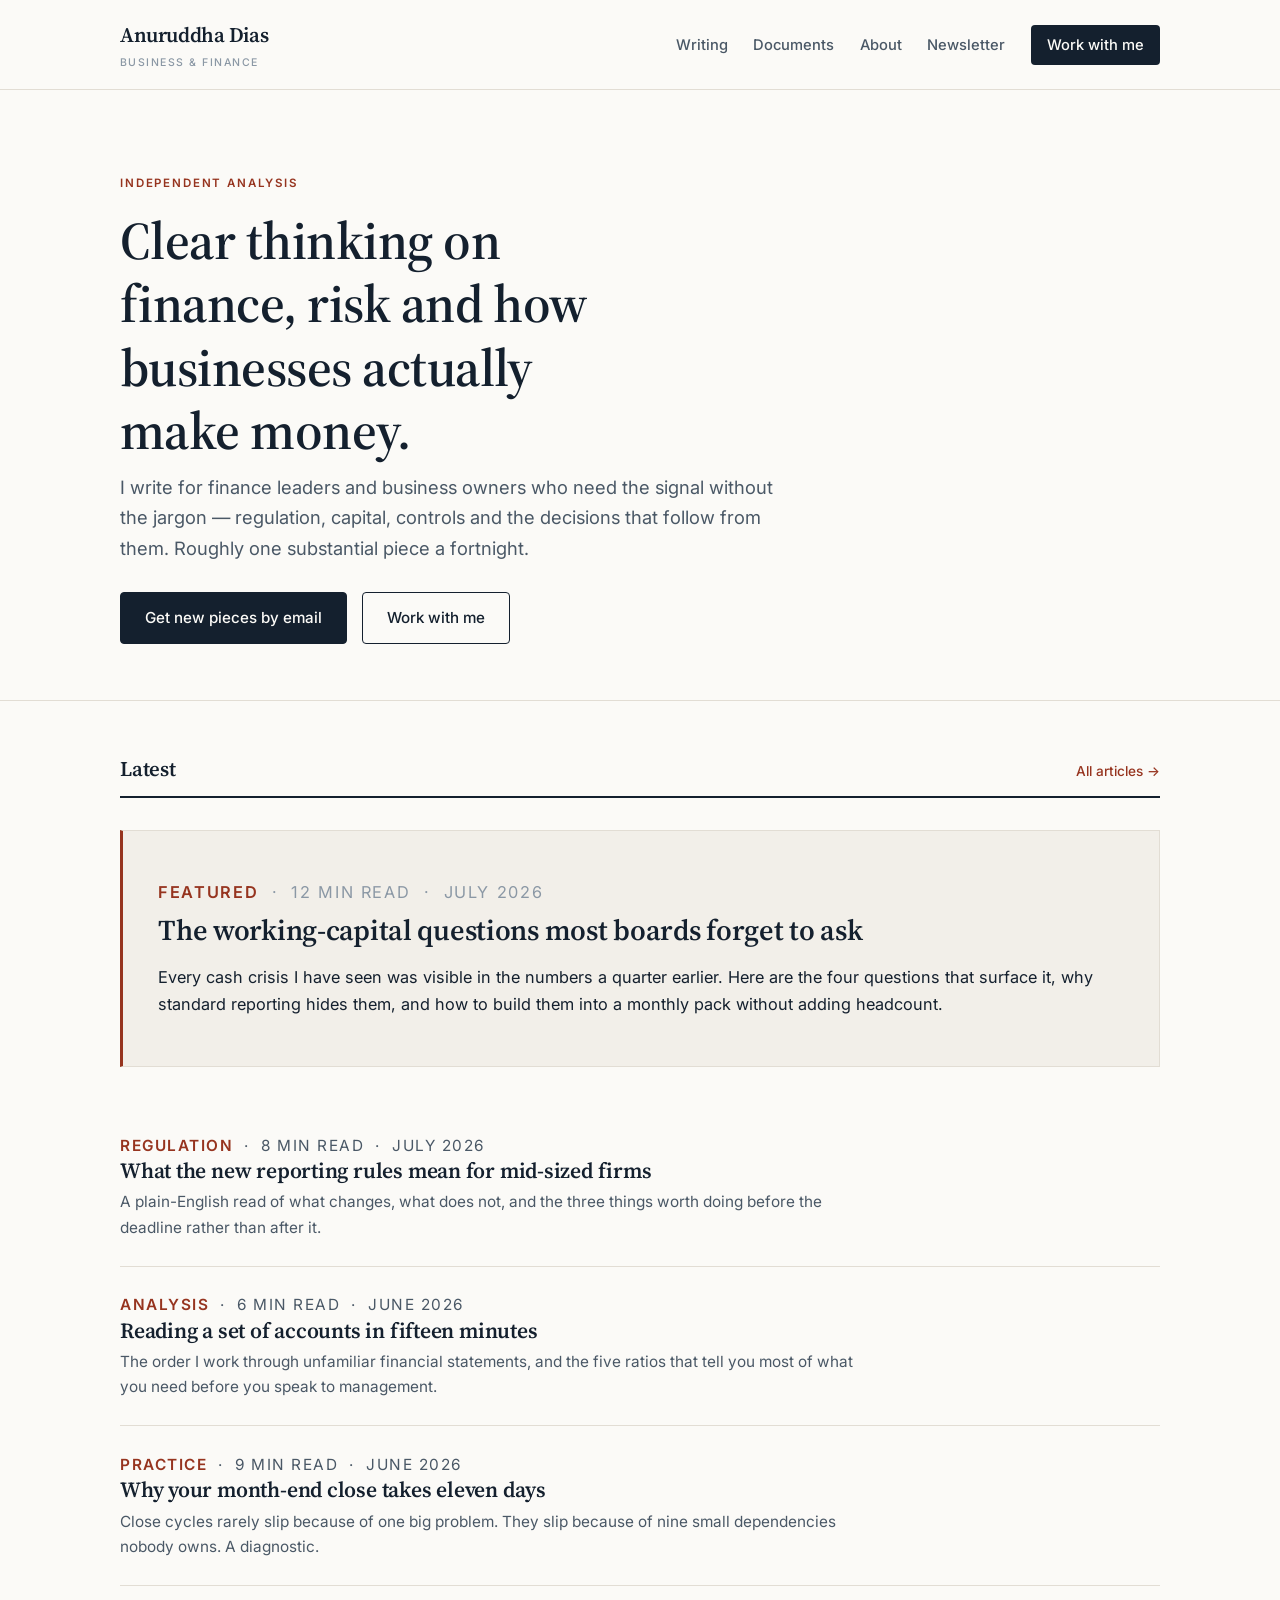
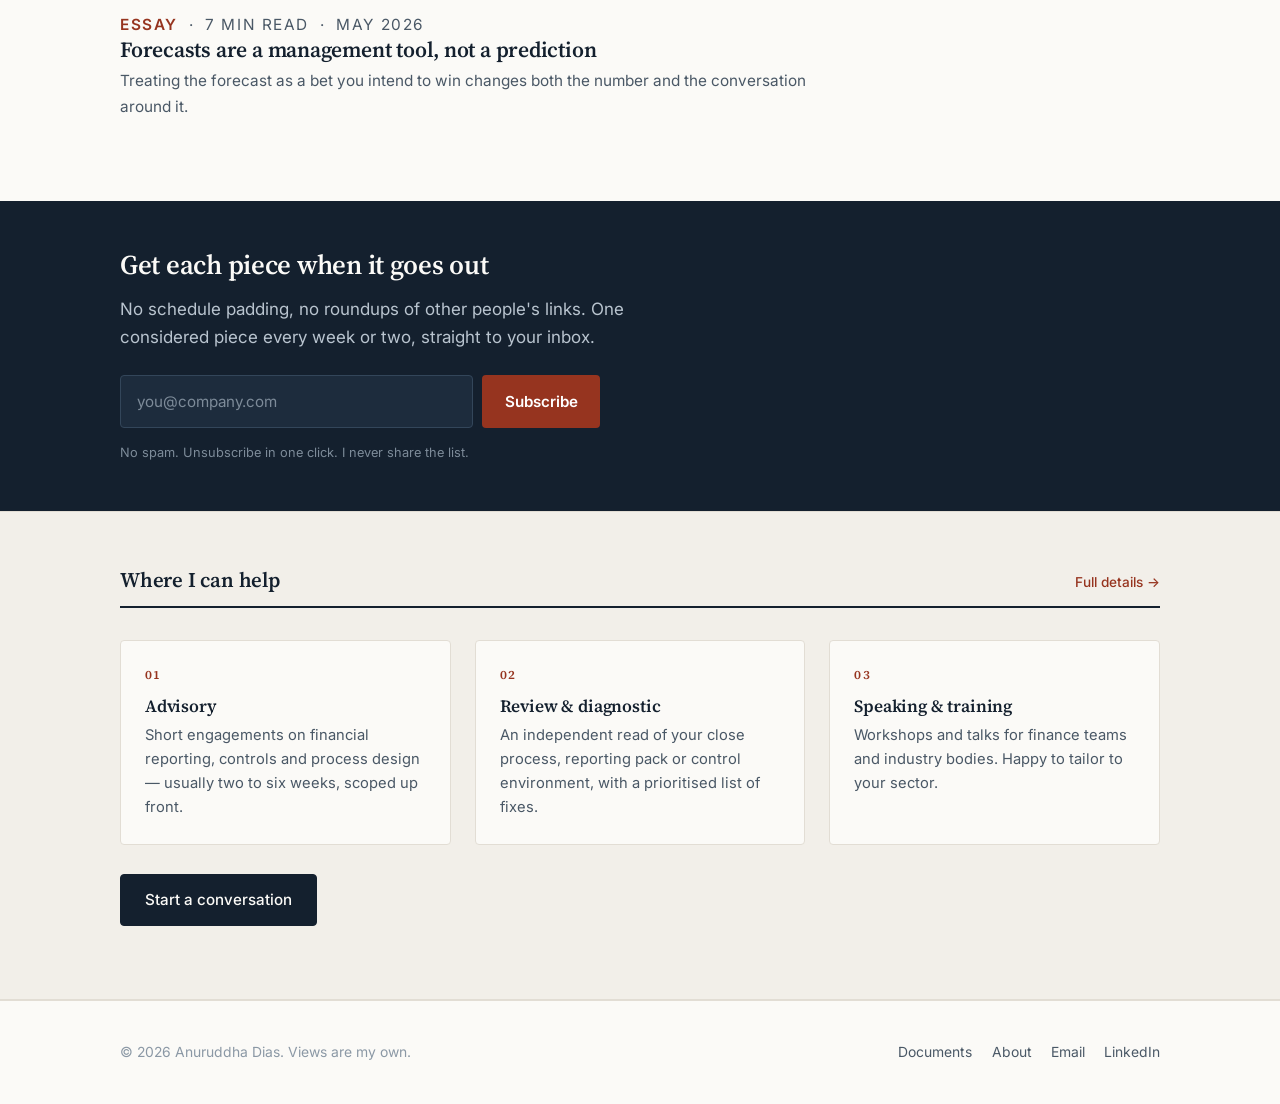
<file: index.html>
<!DOCTYPE html>
<html lang="en">
<head>
<meta charset="utf-8">
<meta name="viewport" content="width=device-width, initial-scale=1">
<title>Anuruddha Dias — Notes on Business &amp; Finance</title>
<meta name="description" content="Practical analysis of finance, risk and business strategy for operators and decision-makers. Written by Anuruddha Dias.">

<!-- Open Graph: controls how links look when shared on LinkedIn -->
<meta property="og:type" content="website">
<meta property="og:title" content="Anuruddha Dias — Notes on Business &amp; Finance">
<meta property="og:description" content="Practical analysis of finance, risk and business strategy for operators and decision-makers.">
<meta property="og:url" content="https://REPLACE-WITH-YOUR-DOMAIN.pages.dev/">
<meta name="twitter:card" content="summary_large_image">

<link rel="preconnect" href="https://fonts.googleapis.com">
<link rel="preconnect" href="https://fonts.gstatic.com" crossorigin>
<link href="https://fonts.googleapis.com/css2?family=Inter:wght@400;500;600&family=Source+Serif+4:opsz,wght@8..60,400;8..60,600&display=swap" rel="stylesheet">
<link rel="stylesheet" href="style.css">
</head>
<body>

<header class="masthead">
  <div class="wrap">
    <a class="wordmark" href="index.html">Anuruddha Dias<span>Business &amp; Finance</span></a>
    <nav class="nav">
      <a href="index.html">Writing</a>
      <a href="documents.html">Documents</a>
      <a href="about.html">About</a>
      <a href="#subscribe">Newsletter</a>
      <a class="cta" href="about.html#work">Work with me</a>
    </nav>
  </div>
</header>

<!-- ============ HERO: this is your positioning statement. Rewrite it in your own words. ============ -->
<section class="hero">
  <div class="wrap">
    <p class="kicker">Independent analysis</p>
    <h1>Clear thinking on finance, risk and how businesses actually make money.</h1>
    <p class="dek">I write for finance leaders and business owners who need the signal without the jargon — regulation, capital, controls and the decisions that follow from them. Roughly one substantial piece a fortnight.</p>
    <a class="btn" href="#subscribe">Get new pieces by email</a>
    <a class="btn ghost" href="about.html#work">Work with me</a>
  </div>
</section>

<!-- ============ WRITING ============ -->
<section class="section">
  <div class="wrap">
    <div class="section-head">
      <h2>Latest</h2>
      <a href="#">All articles &rarr;</a>
    </div>

    <!-- Featured post -->
    <article class="featured">
      <p class="post-meta"><span class="tag">Featured</span> &nbsp;·&nbsp; 12 min read &nbsp;·&nbsp; July 2026</p>
      <h3><a href="article-template.html">The working-capital questions most boards forget to ask</a></h3>
      <p>Every cash crisis I have seen was visible in the numbers a quarter earlier. Here are the four questions that surface it, why standard reporting hides them, and how to build them into a monthly pack without adding headcount.</p>
    </article>

    <ul class="post-list">
      <li>
        <p class="post-meta"><span class="tag">Regulation</span> &nbsp;·&nbsp; 8 min read &nbsp;·&nbsp; July 2026</p>
        <h3><a href="article-template.html">What the new reporting rules mean for mid-sized firms</a></h3>
        <p>A plain-English read of what changes, what does not, and the three things worth doing before the deadline rather than after it.</p>
      </li>
      <li>
        <p class="post-meta"><span class="tag">Analysis</span> &nbsp;·&nbsp; 6 min read &nbsp;·&nbsp; June 2026</p>
        <h3><a href="article-template.html">Reading a set of accounts in fifteen minutes</a></h3>
        <p>The order I work through unfamiliar financial statements, and the five ratios that tell you most of what you need before you speak to management.</p>
      </li>
      <li>
        <p class="post-meta"><span class="tag">Practice</span> &nbsp;·&nbsp; 9 min read &nbsp;·&nbsp; June 2026</p>
        <h3><a href="article-template.html">Why your month-end close takes eleven days</a></h3>
        <p>Close cycles rarely slip because of one big problem. They slip because of nine small dependencies nobody owns. A diagnostic.</p>
      </li>
      <li>
        <p class="post-meta"><span class="tag">Essay</span> &nbsp;·&nbsp; 7 min read &nbsp;·&nbsp; May 2026</p>
        <h3><a href="article-template.html">Forecasts are a management tool, not a prediction</a></h3>
        <p>Treating the forecast as a bet you intend to win changes both the number and the conversation around it.</p>
      </li>
    </ul>
  </div>
</section>

<!-- ============ SUBSCRIBE ============ -->
<section class="subscribe" id="subscribe">
  <div class="wrap">
    <h2>Get each piece when it goes out</h2>
    <p>No schedule padding, no roundups of other people's links. One considered piece every week or two, straight to your inbox.</p>

    <!--
      ============================================================
      HOOK UP YOUR EMAIL LIST HERE
      Replace the form's action= URL with the embed URL from your
      provider (MailerLite, Substack, Buttondown, Kit — all free
      to start). Every one of them gives you a snippet; paste the
      URL into action= and keep name="email" on the input.
      ============================================================
    -->
    <form action="https://REPLACE-WITH-YOUR-FORM-ENDPOINT" method="post" target="_blank">
      <input type="email" name="email" placeholder="you@company.com" aria-label="Email address" required>
      <button type="submit">Subscribe</button>
    </form>
    <small>No spam. Unsubscribe in one click. I never share the list.</small>
  </div>
</section>

<!-- ============ LEAD BLOCK: this is what turns readers into enquiries ============ -->
<section class="section lead-block" id="work">
  <div class="wrap">
    <div class="section-head">
      <h2>Where I can help</h2>
      <a href="about.html#work">Full details &rarr;</a>
    </div>
    <div class="cards">
      <div class="card">
        <span class="num">01</span>
        <h3>Advisory</h3>
        <p>Short engagements on financial reporting, controls and process design — usually two to six weeks, scoped up front.</p>
      </div>
      <div class="card">
        <span class="num">02</span>
        <h3>Review &amp; diagnostic</h3>
        <p>An independent read of your close process, reporting pack or control environment, with a prioritised list of fixes.</p>
      </div>
      <div class="card">
        <span class="num">03</span>
        <h3>Speaking &amp; training</h3>
        <p>Workshops and talks for finance teams and industry bodies. Happy to tailor to your sector.</p>
      </div>
    </div>
    <p style="margin-top:1.8rem"><a class="btn" href="mailto:anuruddha.dias@gmail.com?subject=Enquiry%20via%20blog">Start a conversation</a></p>
  </div>
</section>

<footer class="footer">
  <div class="wrap">
    <div>&copy; 2026 Anuruddha Dias. Views are my own.</div>
    <nav>
      <a href="documents.html">Documents</a>
      <a href="about.html">About</a>
      <a href="mailto:anuruddha.dias@gmail.com">Email</a>
      <a href="https://www.linkedin.com/in/REPLACE-WITH-YOUR-HANDLE">LinkedIn</a>
    </nav>
  </div>
</footer>

</body>
</html>
</file>
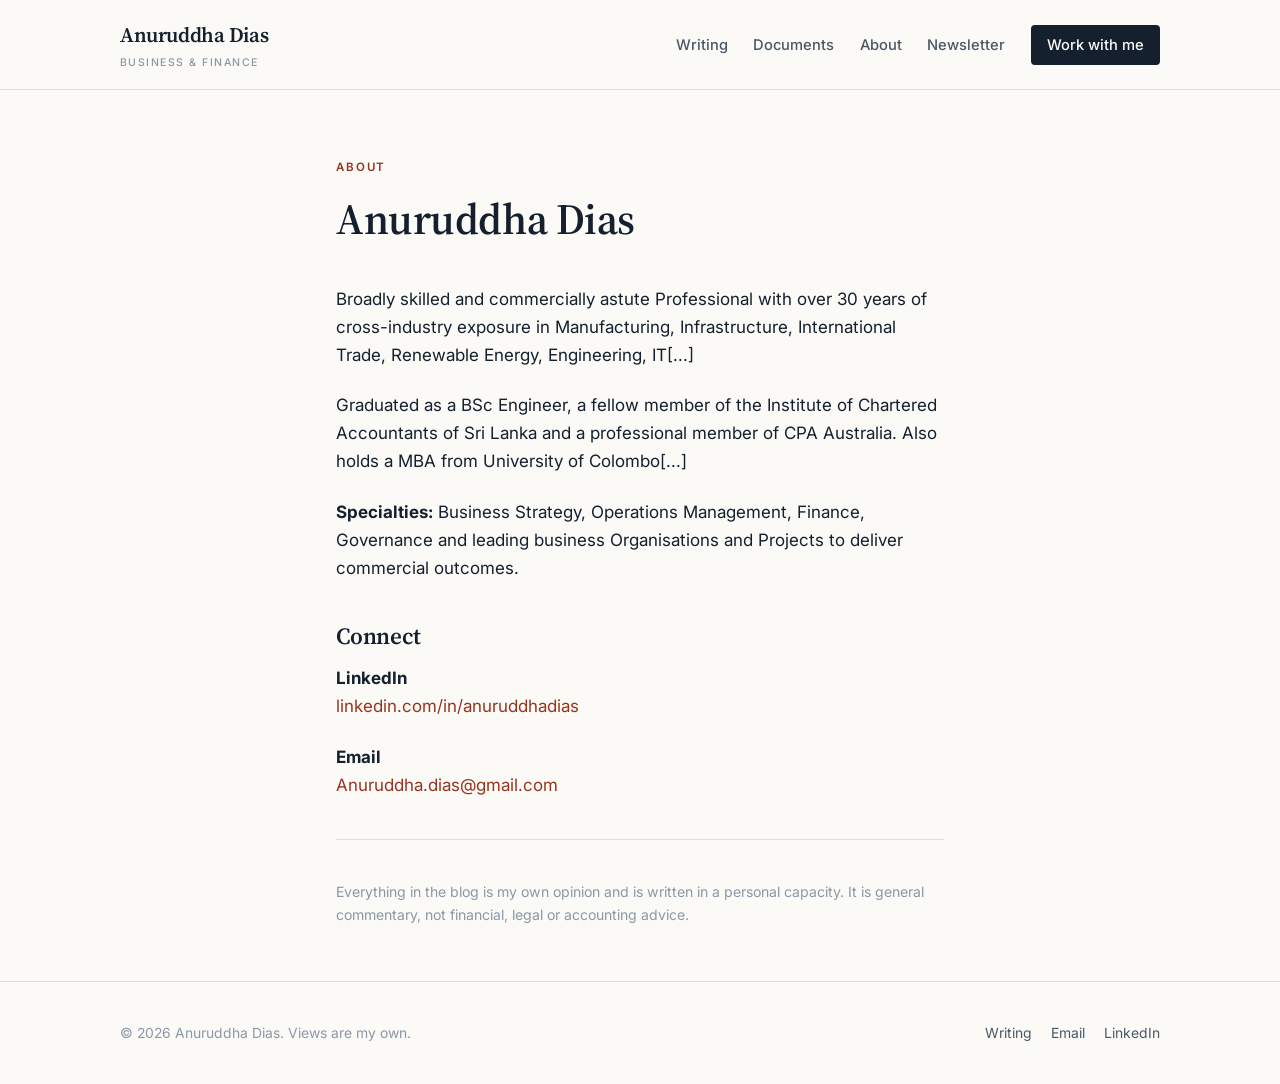
<file: about.html>
<!DOCTYPE html>
<html lang="en">
<head>
<meta charset="utf-8">
<meta name="viewport" content="width=device-width, initial-scale=1">
<title>About — Anuruddha Dias</title>
<meta name="description" content="Anuruddha Dias writes on business and finance, and advises finance teams on reporting, controls and process.">
<link rel="preconnect" href="https://fonts.googleapis.com">
<link rel="preconnect" href="https://fonts.gstatic.com" crossorigin>
<link href="https://fonts.googleapis.com/css2?family=Inter:wght@400;500;600&family=Source+Serif+4:opsz,wght@8..60,400;8..60,600&display=swap" rel="stylesheet">
<link rel="stylesheet" href="style.css">
</head>
<body>

<header class="masthead">
  <div class="wrap">
    <a class="wordmark" href="index.html">Anuruddha Dias<span>Business &amp; Finance</span></a>
    <nav class="nav">
      <a href="index.html">Writing</a>
      <a href="documents.html">Documents</a>
      <a href="about.html">About</a>
      <a href="index.html#subscribe">Newsletter</a>
      <a class="cta" href="#work">Work with me</a>
    </nav>
  </div>
</header>

<section class="article">
  <div class="wrap">
    <div class="article-head">
      <p class="kicker">About</p>
      <h1>Anuruddha Dias</h1>
    </div>

    <div class="prose">

      <p>Broadly skilled and commercially astute Professional with over 30 years of cross-industry exposure in Manufacturing, Infrastructure, International Trade, Renewable Energy, Engineering, IT[...]

      <p>Graduated as a BSc Engineer, a fellow member of the Institute of Chartered Accountants of Sri Lanka and a professional member of CPA Australia. Also holds a MBA from University of Colombo[...]

      <p><strong>Specialties:</strong> Business Strategy, Operations Management, Finance, Governance and leading business Organisations and Projects to deliver commercial outcomes.</p>

      <h2 id="work">Connect</h2>
      <p>
        <strong>LinkedIn</strong><br>
        <a href="https://www.linkedin.com/in/anuruddhadias">linkedin.com/in/anuruddhadias</a>
      </p>

      <p>
        <strong>Email</strong><br>
        <a href="mailto:Anuruddha.dias@gmail.com">Anuruddha.dias@gmail.com</a>
      </p>

      <hr>
              <p style="font-size:.88rem;color:var(--ink-faint)">Everything in the blog is my own opinion and is written in a personal capacity. It is general commentary, not financial, legal or accounting advice.</p>
    </div>
  </div>
</section>

<footer class="footer">
  <div class="wrap">
    <div>&copy; 2026 Anuruddha Dias. Views are my own.</div>
    <nav>
      <a href="index.html">Writing</a>
      <a href="mailto:Anuruddha.dias@gmail.com">Email</a>
      <a href="https://www.linkedin.com/in/anuruddhadias">LinkedIn</a>
    </nav>
  </div>
</footer>

</body>
</html>
</file>
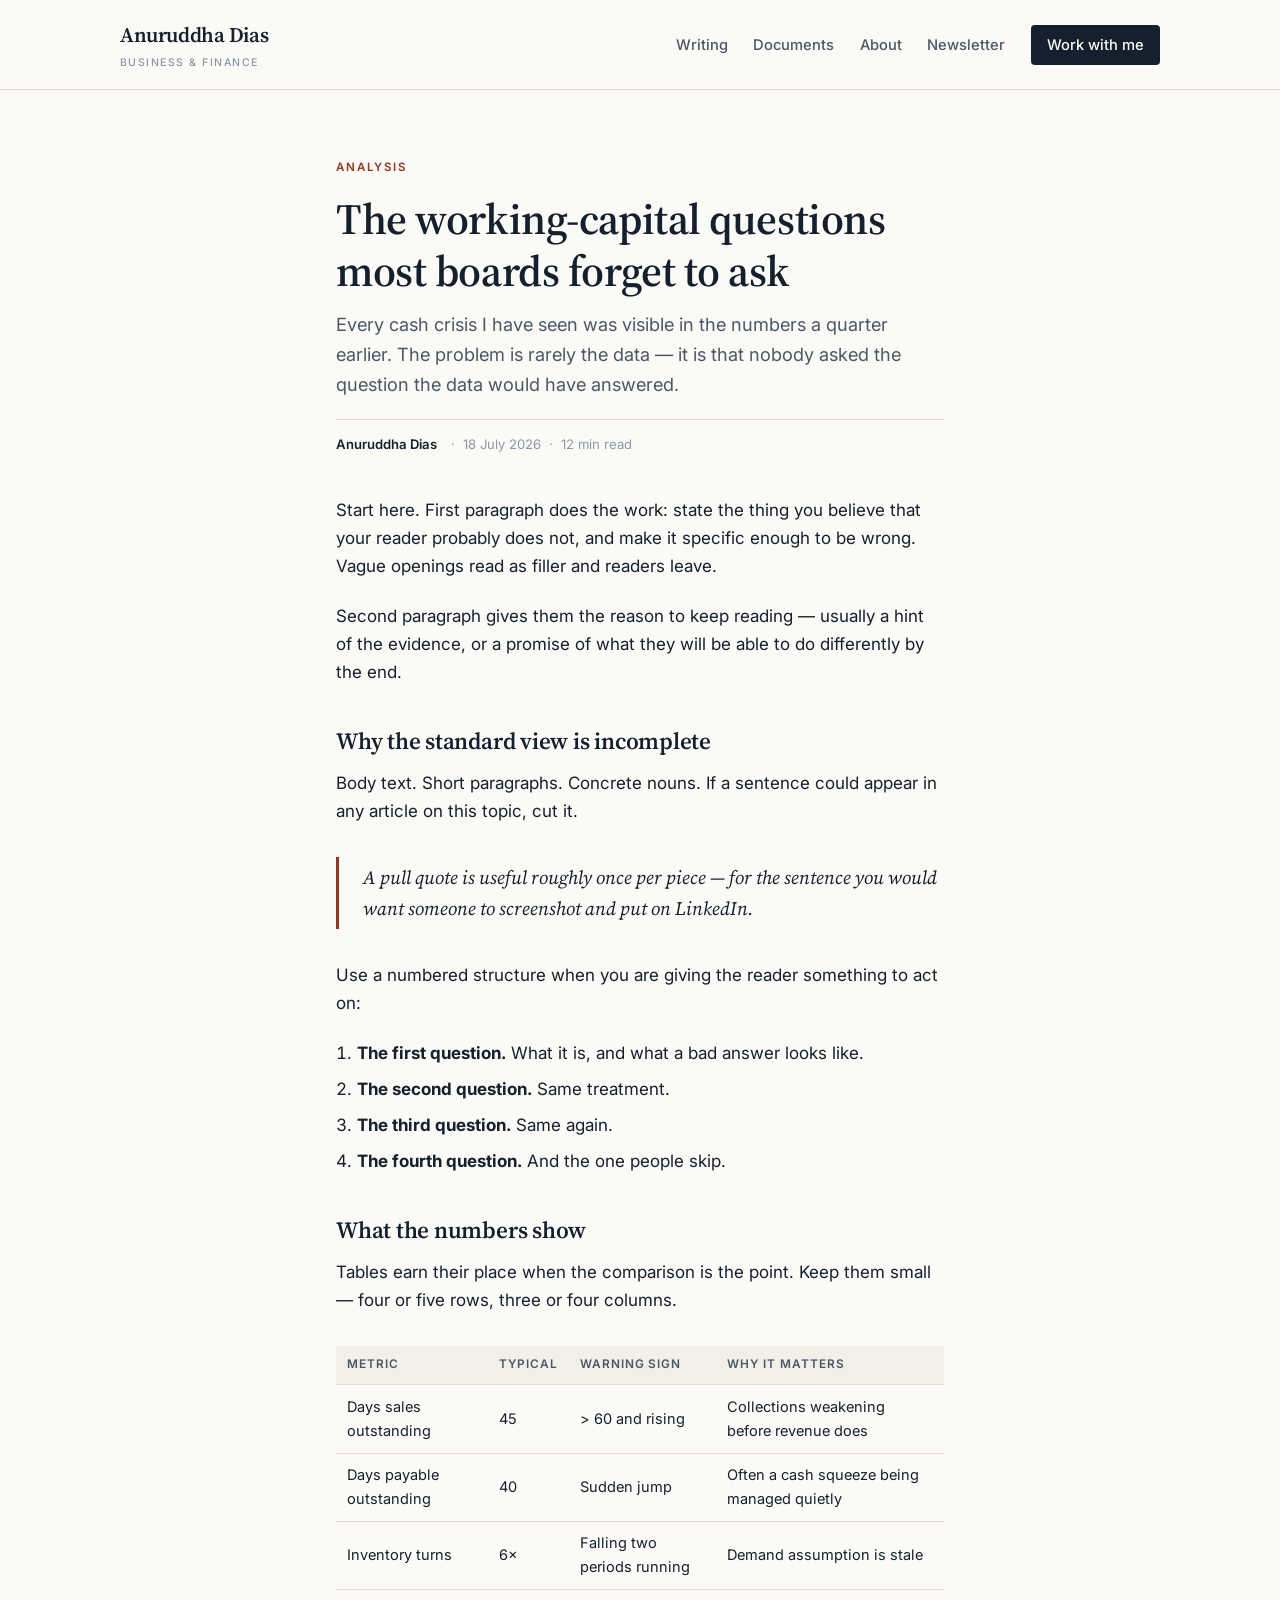
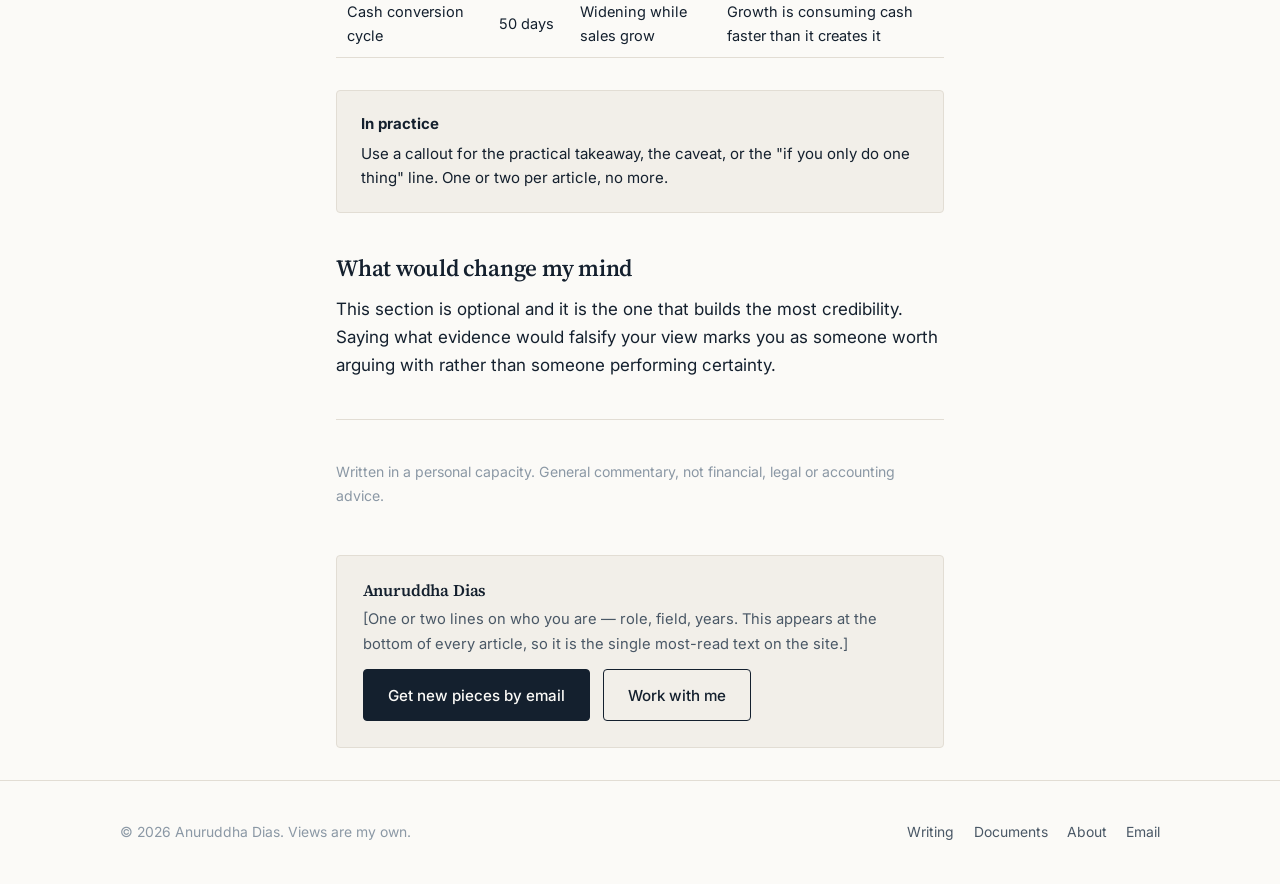
<file: ARTICL~1.HTM>
<!DOCTYPE html>
<html lang="en">
<head>
<meta charset="utf-8">
<meta name="viewport" content="width=device-width, initial-scale=1">

<!-- ===== EDIT THESE THREE FOR EVERY NEW ARTICLE ===== -->
<title>The working-capital questions most boards forget to ask — Anuruddha Dias</title>
<meta name="description" content="Every cash crisis is visible in the numbers a quarter earlier. Four questions that surface it, and how to build them into a monthly pack.">
<meta property="og:title" content="The working-capital questions most boards forget to ask">
<meta property="og:description" content="Every cash crisis is visible in the numbers a quarter earlier. Four questions that surface it.">
<meta property="og:type" content="article">
<meta name="twitter:card" content="summary_large_image">

<link rel="preconnect" href="https://fonts.googleapis.com">
<link rel="preconnect" href="https://fonts.gstatic.com" crossorigin>
<link href="https://fonts.googleapis.com/css2?family=Inter:wght@400;500;600&family=Source+Serif+4:opsz,wght@8..60,400;8..60,600&display=swap" rel="stylesheet">
<link rel="stylesheet" href="style.css">
</head>
<body>

<header class="masthead">
  <div class="wrap">
    <a class="wordmark" href="index.html">Anuruddha Dias<span>Business &amp; Finance</span></a>
    <nav class="nav">
      <a href="index.html">Writing</a>
      <a href="documents.html">Documents</a>
      <a href="about.html">About</a>
      <a href="index.html#subscribe">Newsletter</a>
      <a class="cta" href="about.html#work">Work with me</a>
    </nav>
  </div>
</header>

<article class="article">
  <div class="wrap">

    <div class="article-head">
      <p class="kicker">Analysis</p>
      <h1>The working-capital questions most boards forget to ask</h1>
      <p class="standfirst">Every cash crisis I have seen was visible in the numbers a quarter earlier. The problem is rarely the data — it is that nobody asked the question the data would have answered.</p>
      <p class="byline"><strong>Anuruddha Dias</strong> &nbsp;·&nbsp; 18 July 2026 &nbsp;·&nbsp; 12 min read</p>
    </div>

    <div class="prose">

      <!-- ===================================================
           WRITING GUIDE (delete this comment when you publish)

           Open with a specific claim or a scene, never a
           definition. "Working capital is defined as..." loses
           the reader immediately.

           Structure that works for this audience:
             1. The claim, stated plainly
             2. Why the conventional view is incomplete
             3. Your evidence — numbers, cases, experience
             4. What to do differently, concretely
             5. What would change your mind

           Length: 1,200-2,000 words. Subheads every 300 or so.
           =================================================== -->

      <p>Start here. First paragraph does the work: state the thing you believe that your reader probably does not, and make it specific enough to be wrong. Vague openings read as filler and readers leave.</p>

      <p>Second paragraph gives them the reason to keep reading — usually a hint of the evidence, or a promise of what they will be able to do differently by the end.</p>

      <h2>Why the standard view is incomplete</h2>

      <p>Body text. Short paragraphs. Concrete nouns. If a sentence could appear in any article on this topic, cut it.</p>

      <blockquote>
        <p>A pull quote is useful roughly once per piece — for the sentence you would want someone to screenshot and put on LinkedIn.</p>
      </blockquote>

      <p>Use a numbered structure when you are giving the reader something to act on:</p>

      <ol>
        <li><strong>The first question.</strong> What it is, and what a bad answer looks like.</li>
        <li><strong>The second question.</strong> Same treatment.</li>
        <li><strong>The third question.</strong> Same again.</li>
        <li><strong>The fourth question.</strong> And the one people skip.</li>
      </ol>

      <h2>What the numbers show</h2>

      <p>Tables earn their place when the comparison is the point. Keep them small — four or five rows, three or four columns.</p>

      <table>
        <thead>
          <tr><th>Metric</th><th>Typical</th><th>Warning sign</th><th>Why it matters</th></tr>
        </thead>
        <tbody>
          <tr><td>Days sales outstanding</td><td>45</td><td>&gt; 60 and rising</td><td>Collections weakening before revenue does</td></tr>
          <tr><td>Days payable outstanding</td><td>40</td><td>Sudden jump</td><td>Often a cash squeeze being managed quietly</td></tr>
          <tr><td>Inventory turns</td><td>6&times;</td><td>Falling two periods running</td><td>Demand assumption is stale</td></tr>
          <tr><td>Cash conversion cycle</td><td>50 days</td><td>Widening while sales grow</td><td>Growth is consuming cash faster than it creates it</td></tr>
        </tbody>
      </table>

      <div class="callout">
        <strong>In practice</strong>
        <p>Use a callout for the practical takeaway, the caveat, or the "if you only do one thing" line. One or two per article, no more.</p>
      </div>

      <h2>What would change my mind</h2>

      <p>This section is optional and it is the one that builds the most credibility. Saying what evidence would falsify your view marks you as someone worth arguing with rather than someone performing certainty.</p>

      <hr>

      <p style="font-size:.88rem;color:var(--ink-faint)">Written in a personal capacity. General commentary, not financial, legal or accounting advice.</p>

    </div>

    <!-- ===== END-OF-ARTICLE CONVERSION BLOCK — keep this on every post ===== -->
    <div class="author-box">
      <h3>Anuruddha Dias</h3>
      <p>[One or two lines on who you are — role, field, years. This appears at the bottom of every article, so it is the single most-read text on the site.]</p>
      <p style="margin-bottom:0">
        <a class="btn" href="index.html#subscribe">Get new pieces by email</a>
        <a class="btn ghost" href="about.html#work">Work with me</a>
      </p>
    </div>

  </div>
</article>

<footer class="footer">
  <div class="wrap">
    <div>&copy; 2026 Anuruddha Dias. Views are my own.</div>
    <nav>
      <a href="index.html">Writing</a>
      <a href="documents.html">Documents</a>
      <a href="about.html">About</a>
      <a href="mailto:anuruddha.dias@gmail.com">Email</a>
    </nav>
  </div>
</footer>

</body>
</html>
</file>
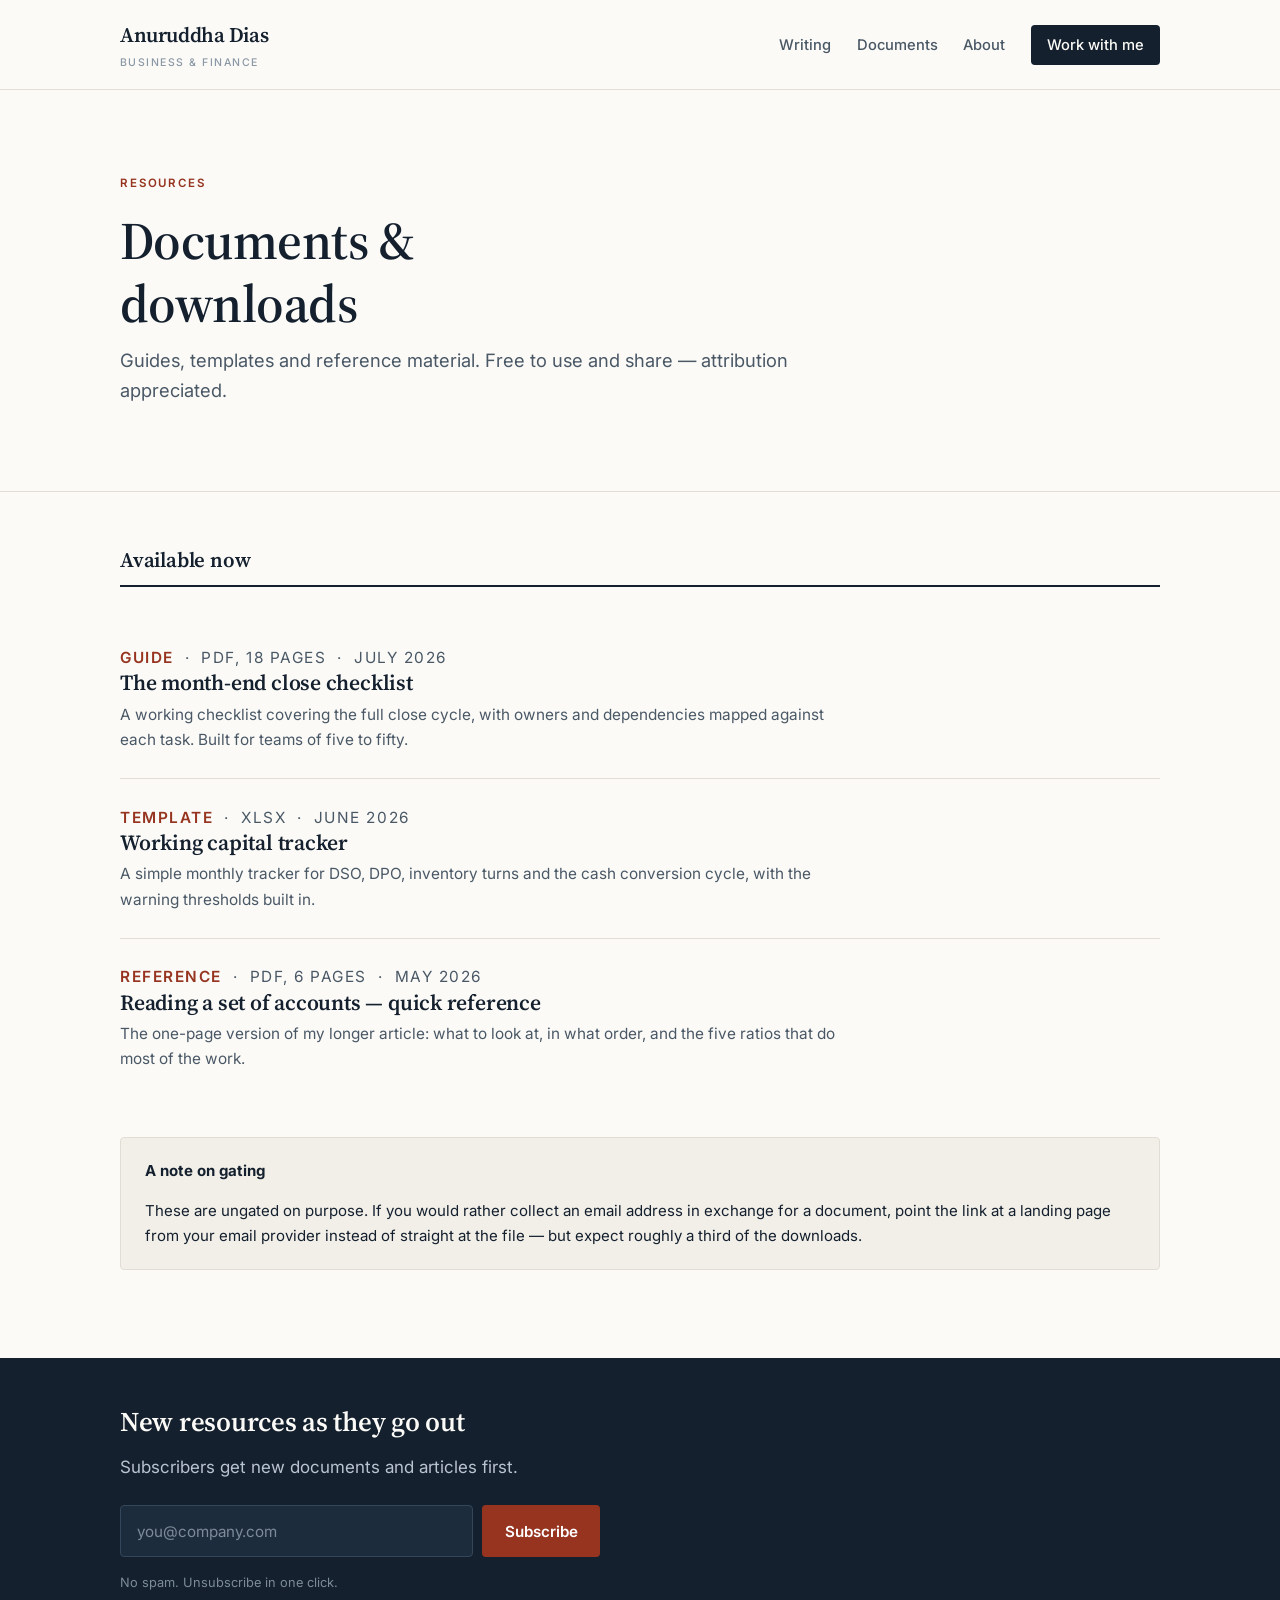
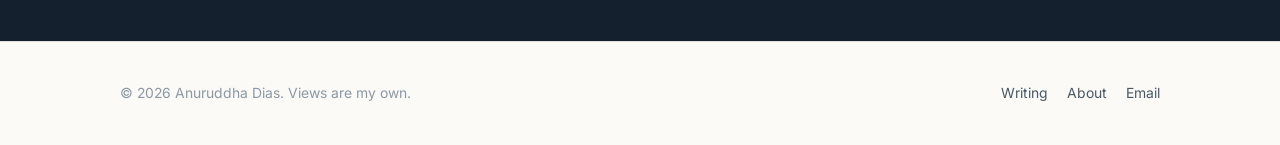
<file: DOCUME~1.HTM>
<!DOCTYPE html>
<html lang="en">
<head>
<meta charset="utf-8">
<meta name="viewport" content="width=device-width, initial-scale=1">
<title>Documents &amp; Resources — Anuruddha Dias</title>
<meta name="description" content="Downloadable guides, templates and reference documents on business and finance, by Anuruddha Dias.">
<link rel="preconnect" href="https://fonts.googleapis.com">
<link rel="preconnect" href="https://fonts.gstatic.com" crossorigin>
<link href="https://fonts.googleapis.com/css2?family=Inter:wght@400;500;600&family=Source+Serif+4:opsz,wght@8..60,400;8..60,600&display=swap" rel="stylesheet">
<link rel="stylesheet" href="style.css">
</head>
<body>

<header class="masthead">
  <div class="wrap">
    <a class="wordmark" href="index.html">Anuruddha Dias<span>Business &amp; Finance</span></a>
    <nav class="nav">
      <a href="index.html">Writing</a>
      <a href="documents.html">Documents</a>
      <a href="about.html">About</a>
      <a class="cta" href="about.html#work">Work with me</a>
    </nav>
  </div>
</header>

<section class="hero">
  <div class="wrap">
    <p class="kicker">Resources</p>
    <h1>Documents &amp; downloads</h1>
    <p class="dek">Guides, templates and reference material. Free to use and share — attribution appreciated.</p>
  </div>
</section>

<section class="section">
  <div class="wrap">

    <!-- ===================================================
         HOW TO ADD A DOCUMENT
         1. Put the PDF (or XLSX, DOCX) in the /docs folder
            of your repository.
         2. Copy one <li> block below and edit it.
         3. The href is  docs/your-file-name.pdf
         Keep file names lowercase with hyphens, no spaces.
         =================================================== -->

    <div class="section-head">
      <h2>Available now</h2>
    </div>

    <ul class="post-list">
      <li>
        <p class="post-meta"><span class="tag">Guide</span> &nbsp;·&nbsp; PDF, 18 pages &nbsp;·&nbsp; July 2026</p>
        <h3><a href="docs/month-end-close-checklist.pdf">The month-end close checklist</a></h3>
        <p>A working checklist covering the full close cycle, with owners and dependencies mapped against each task. Built for teams of five to fifty.</p>
      </li>
      <li>
        <p class="post-meta"><span class="tag">Template</span> &nbsp;·&nbsp; XLSX &nbsp;·&nbsp; June 2026</p>
        <h3><a href="docs/working-capital-tracker.xlsx">Working capital tracker</a></h3>
        <p>A simple monthly tracker for DSO, DPO, inventory turns and the cash conversion cycle, with the warning thresholds built in.</p>
      </li>
      <li>
        <p class="post-meta"><span class="tag">Reference</span> &nbsp;·&nbsp; PDF, 6 pages &nbsp;·&nbsp; May 2026</p>
        <h3><a href="docs/reading-accounts-quick-reference.pdf">Reading a set of accounts — quick reference</a></h3>
        <p>The one-page version of my longer article: what to look at, in what order, and the five ratios that do most of the work.</p>
      </li>
    </ul>

    <div class="callout" style="margin-top:2.5rem">
      <strong>A note on gating</strong>
      <p>These are ungated on purpose. If you would rather collect an email address in exchange for a document, point the link at a landing page from your email provider instead of straight at the file — but expect roughly a third of the downloads.</p>
    </div>

  </div>
</section>

<section class="subscribe" id="subscribe">
  <div class="wrap">
    <h2>New resources as they go out</h2>
    <p>Subscribers get new documents and articles first.</p>
    <form action="https://REPLACE-WITH-YOUR-FORM-ENDPOINT" method="post" target="_blank">
      <input type="email" name="email" placeholder="you@company.com" aria-label="Email address" required>
      <button type="submit">Subscribe</button>
    </form>
    <small>No spam. Unsubscribe in one click.</small>
  </div>
</section>

<footer class="footer">
  <div class="wrap">
    <div>&copy; 2026 Anuruddha Dias. Views are my own.</div>
    <nav>
      <a href="index.html">Writing</a>
      <a href="about.html">About</a>
      <a href="mailto:anuruddha.dias@gmail.com">Email</a>
    </nav>
  </div>
</footer>

</body>
</html>
</file>
<file: style.css>
/* ===========================================================
   Personal blog stylesheet — Anuruddha Dias
   Re-skin the whole site by editing the variables below.
   =========================================================== */

:root {
  --ink:        #14202e;   /* headings, primary text */
  --ink-soft:   #4a5866;   /* secondary text */
  --ink-faint:  #8b98a5;   /* meta, captions */
  --paper:      #fbfaf7;   /* page background */
  --paper-alt:  #f2efe9;   /* section background */
  --rule:       #e2ddd4;   /* hairlines */
  --accent:     #96341f;   /* oxblood — links, marks */
  --accent-lt:  #b03f26;
  --accent-dk:  #6f2415;
  --max:        68rem;
  --measure:    38rem;     /* comfortable reading width */
}

*, *::before, *::after { box-sizing: border-box; }
html { -webkit-text-size-adjust: 100%; scroll-behavior: smooth; }

body {
  margin: 0;
  background: var(--paper);
  color: var(--ink);
  font-family: "Inter", -apple-system, BlinkMacSystemFont, "Segoe UI", Roboto, Helvetica, Arial, sans-serif;
  font-size: 17px;
  line-height: 1.65;
  -webkit-font-smoothing: antialiased;
}

h1, h2, h3, h4 {
  font-family: "Source Serif 4", Georgia, "Times New Roman", serif;
  color: var(--ink);
  line-height: 1.2;
  letter-spacing: -0.01em;
  margin: 0 0 .5em;
  font-weight: 600;
}

a { color: var(--accent); text-decoration: none; }
a:hover { color: var(--accent-dk); text-decoration: underline; text-underline-offset: 3px; }
img { max-width: 100%; height: auto; display: block; }

.wrap { max-width: var(--max); margin: 0 auto; padding: 0 1.5rem; }

/* ---------- Masthead ---------- */
.masthead {
  border-bottom: 1px solid var(--rule);
  background: rgba(251,250,247,.92);
  position: sticky; top: 0; z-index: 20;
  backdrop-filter: saturate(180%) blur(8px);
}
.masthead .wrap {
  display: flex; align-items: center; justify-content: space-between;
  gap: 1.5rem; padding-top: 1.1rem; padding-bottom: 1.1rem;
}
.wordmark {
  font-family: "Source Serif 4", Georgia, serif;
  font-size: 1.3rem; font-weight: 600; color: var(--ink);
  letter-spacing: -0.02em; white-space: nowrap;
}
.wordmark:hover { text-decoration: none; color: var(--accent); }
.wordmark span {
  display: block; font-family: "Inter", sans-serif; font-size: .66rem;
  font-weight: 500; letter-spacing: .14em; text-transform: uppercase;
  color: var(--ink-faint); margin-top: .15rem;
}
.nav { display: flex; gap: 1.6rem; align-items: center; }
.nav a { color: var(--ink-soft); font-size: .92rem; font-weight: 500; }
.nav a:hover { color: var(--accent); text-decoration: none; }
.nav a.cta { background: var(--ink); color: var(--paper); padding: .5rem 1rem; border-radius: 4px; }
.nav a.cta:hover { background: var(--accent); color: #fff; }

/* ---------- Hero ---------- */
.hero { padding: 4.5rem 0 3.5rem; border-bottom: 1px solid var(--rule); }
.hero h1 { font-size: clamp(2.1rem, 5vw, 3.3rem); margin-bottom: .6rem; max-width: 20ch; }
.hero p.dek { font-size: 1.15rem; color: var(--ink-soft); max-width: 42rem; margin: 0 0 1.8rem; }
.kicker {
  font-size: .72rem; font-weight: 600; letter-spacing: .16em;
  text-transform: uppercase; color: var(--accent); margin-bottom: 1rem;
}
.btn {
  display: inline-block; background: var(--ink); color: var(--paper);
  padding: .8rem 1.5rem; border-radius: 4px; font-weight: 500; font-size: .95rem;
  border: 1px solid var(--ink); cursor: pointer;
}
.btn:hover { background: var(--accent); border-color: var(--accent); color: #fff; text-decoration: none; }
.btn.ghost { background: transparent; color: var(--ink); }
.btn.ghost:hover { background: var(--ink); color: var(--paper); }
.btn + .btn { margin-left: .6rem; }

/* ---------- Sections & lists ---------- */
.section { padding: 3.5rem 0; }
.section-head {
  display: flex; align-items: baseline; justify-content: space-between;
  gap: 1rem; margin-bottom: 2rem; padding-bottom: .8rem;
  border-bottom: 2px solid var(--ink);
}
.section-head h2 { font-size: 1.3rem; margin: 0; }
.section-head a { font-size: .85rem; font-weight: 500; }

.post-list { list-style: none; margin: 0; padding: 0; }
.post-list li { padding: 1.6rem 0; border-bottom: 1px solid var(--rule); }
.post-list li:last-child { border-bottom: 0; }
.post-meta {
  font-size: .75rem; letter-spacing: .1em; text-transform: uppercase;
  color: var(--ink-faint); margin-bottom: .45rem;
}
.post-meta .tag { color: var(--accent); font-weight: 600; }
.post-list h3 { font-size: 1.35rem; margin-bottom: .35rem; }
.post-list h3 a { color: var(--ink); }
.post-list h3 a:hover { color: var(--accent); text-decoration: none; }
.post-list p { margin: 0; color: var(--ink-soft); max-width: 46rem; font-size: .96rem; }

.featured {
  background: var(--paper-alt);
  border: 1px solid var(--rule);
  border-left: 3px solid var(--accent);
  padding: 2rem 2.2rem;
  margin-bottom: 2.5rem;
}
.featured h3 { font-size: 1.8rem; margin-bottom: .5rem; }
.featured h3 a { color: var(--ink); }
.featured p { font-size: 1.02rem; }

/* ---------- Subscribe ---------- */
.subscribe { background: var(--ink); color: var(--paper); padding: 3rem 0; }
.subscribe h2 { color: var(--paper); font-size: 1.7rem; }
.subscribe p { color: #b9c4cf; max-width: 34rem; margin: 0 0 1.5rem; }
.subscribe form { display: flex; gap: .6rem; flex-wrap: wrap; max-width: 30rem; }
.subscribe input[type=email] {
  flex: 1 1 15rem; padding: .8rem 1rem; border: 1px solid #33465a;
  background: #1d2c3d; color: var(--paper); border-radius: 4px; font: inherit; font-size: .95rem;
}
.subscribe input[type=email]::placeholder { color: #7d8b99; }
.subscribe input[type=email]:focus { outline: 2px solid var(--accent-lt); outline-offset: 1px; }
.subscribe button {
  padding: .8rem 1.4rem; border: 0; border-radius: 4px; cursor: pointer;
  background: var(--accent); color: #fff; font: inherit; font-weight: 600; font-size: .95rem;
}
.subscribe button:hover { background: var(--accent-lt); }
.subscribe small { display: block; margin-top: .9rem; color: #7d8b99; font-size: .8rem; }

/* ---------- Lead / services block ---------- */
.lead-block { background: var(--paper-alt); border-top: 1px solid var(--rule); border-bottom: 1px solid var(--rule); }
.cards { display: grid; grid-template-columns: repeat(auto-fit, minmax(15rem, 1fr)); gap: 1.5rem; margin-top: 1.5rem; }
.card { background: var(--paper); border: 1px solid var(--rule); padding: 1.5rem; border-radius: 4px; }
.card h3 { font-size: 1.08rem; margin-bottom: .4rem; }
.card p { margin: 0; font-size: .92rem; color: var(--ink-soft); }
.card .num {
  font-family: "Source Serif 4", Georgia, serif; font-size: .78rem; color: var(--accent);
  font-weight: 600; letter-spacing: .1em; display: block; margin-bottom: .6rem;
}

/* ---------- Article page ---------- */
.article { padding: 3.5rem 0 2rem; }
.article-head { max-width: var(--measure); margin: 0 auto 2.5rem; }
.article-head h1 { font-size: clamp(1.9rem, 4.5vw, 2.7rem); margin-bottom: .8rem; }
.article-head .standfirst { font-size: 1.14rem; color: var(--ink-soft); margin: 0 0 1.2rem; }
.byline {
  display: flex; gap: .6rem; align-items: center; flex-wrap: wrap;
  font-size: .82rem; color: var(--ink-faint); border-top: 1px solid var(--rule);
  padding-top: .9rem;
}
.byline strong { color: var(--ink); font-weight: 600; }

.prose { max-width: var(--measure); margin: 0 auto; }
.prose p { margin: 0 0 1.4rem; }
.prose h2 { font-size: 1.45rem; margin: 2.6rem 0 .8rem; }
.prose h3 { font-size: 1.12rem; margin: 2rem 0 .6rem; }
.prose ul, .prose ol { margin: 0 0 1.4rem; padding-left: 1.3rem; }
.prose li { margin-bottom: .5rem; }
.prose blockquote {
  margin: 2rem 0; padding: .3rem 0 .3rem 1.5rem;
  border-left: 3px solid var(--accent);
  font-family: "Source Serif 4", Georgia, serif; font-size: 1.18rem;
  color: var(--ink); font-style: italic;
}
.prose blockquote p:last-child { margin-bottom: 0; }
.prose table { width: 100%; border-collapse: collapse; margin: 2rem 0; font-size: .91rem; }
.prose th, .prose td { text-align: left; padding: .6rem .7rem; border-bottom: 1px solid var(--rule); }
.prose th {
  background: var(--paper-alt); font-weight: 600; font-size: .74rem;
  text-transform: uppercase; letter-spacing: .08em; color: var(--ink-soft);
}
.prose hr { border: 0; border-top: 1px solid var(--rule); margin: 2.5rem 0; }

.callout {
  background: var(--paper-alt); border: 1px solid var(--rule);
  padding: 1.3rem 1.5rem; margin: 2rem 0; border-radius: 4px; font-size: .94rem;
}
.callout strong { display: block; margin-bottom: .3rem; }
.callout p:last-child { margin-bottom: 0; }

.author-box {
  max-width: var(--measure); margin: 3rem auto 0; padding: 1.6rem;
  border: 1px solid var(--rule); background: var(--paper-alt); border-radius: 4px;
}
.author-box h3 { font-size: 1.02rem; margin-bottom: .4rem; }
.author-box p { margin: 0 0 .8rem; font-size: .92rem; color: var(--ink-soft); }

/* ---------- Footer ---------- */
.footer { border-top: 1px solid var(--rule); padding: 2.5rem 0; font-size: .87rem; color: var(--ink-faint); }
.footer .wrap { display: flex; justify-content: space-between; gap: 1.5rem; flex-wrap: wrap; }
.footer a { color: var(--ink-soft); }
.footer nav { display: flex; gap: 1.2rem; flex-wrap: wrap; }

@media (max-width: 640px) {
  body { font-size: 16px; }
  .masthead .wrap { flex-wrap: wrap; gap: .8rem; }
  .nav { gap: 1.1rem; font-size: .88rem; }
  .hero { padding: 3rem 0 2.5rem; }
  .featured { padding: 1.5rem; }
  .btn + .btn { margin-left: 0; margin-top: .6rem; }
}
</file>
